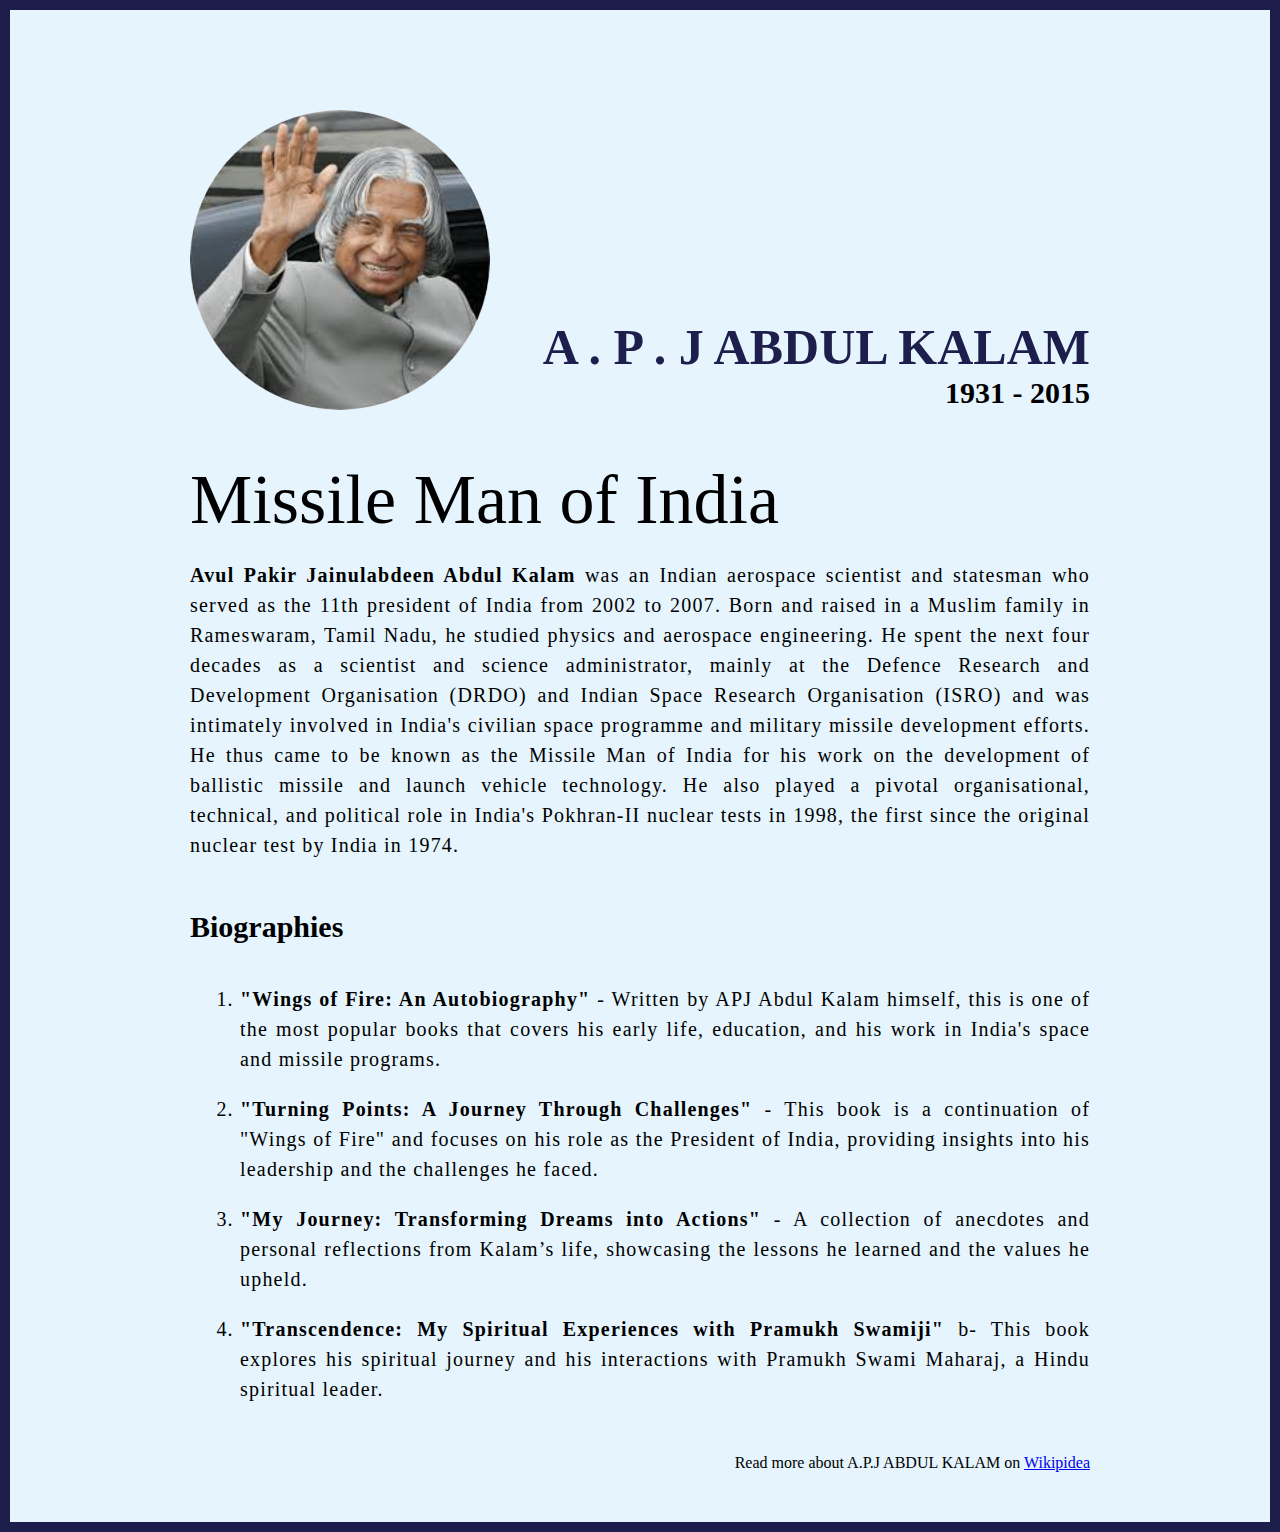
<file: project 1/index.html>
<!DOCTYPE html>
<html lang="en">
  <head>
    <meta charset="UTF-8" />

    <meta http-equiv="X-UA-Compatible" content="IE=edge" />

    <meta name="viewport" content="width=device-width, initial-scale=1.0" />
    <title>The Tribute Website | A.P. J Abdul Kalam</title>
    <link rel="stylesheet" href="style.css" />
  </head>
  <body>
    <div class="container">
      <div class="content">
        <section class="top_section">
          <div class="image_container">
            <img src="./images/images.jpeg" alt="images" />
          </div>
          <div>
            <h1>A . P . J Abdul Kalam</h1>
            <h4>1931 - 2015</h4>
          </div>
        </section>
        <section class="about_section">
            <h2>Missile Man of India</h2>
            <p><b>Avul Pakir Jainulabdeen Abdul Kalam</b> was an Indian aerospace scientist and statesman who served as the 11th president of India from 2002 to 2007. Born and raised in a Muslim family in Rameswaram, Tamil Nadu, he studied physics and aerospace engineering. He spent the next four decades as a scientist and science administrator, mainly at the Defence Research and Development Organisation (DRDO) and Indian Space Research Organisation (ISRO) and was intimately involved in India's civilian space programme and military missile development efforts. He thus came to be known as the Missile Man of India for his work on the development of ballistic missile and launch vehicle technology. He also played a pivotal organisational, technical, and political role in India's Pokhran-II nuclear tests in 1998, the first since the original nuclear test by India in 1974.</p>


        </section>
        <section class="biography_section">
            <h3>Biographies</h3>
            <ol>
                    <li><b>"Wings of Fire: An Autobiography"</b> - Written by APJ Abdul Kalam himself, this is one of the most popular books that covers his early life, education, and his work in India's space and missile programs.</li>
                    <li><b>"Turning Points: A Journey Through Challenges"</b> - This book is a continuation of "Wings of Fire" and focuses on his role as the President of India, providing insights into his leadership and the challenges he faced.</li>
                    <li><b>"My Journey: Transforming Dreams into Actions"</b> - A collection of anecdotes and personal reflections from Kalam’s life, showcasing the lessons he learned and the values he upheld.</li>
                    <li><b>"Transcendence: My Spiritual Experiences with Pramukh Swamiji" </b>b- This book explores his spiritual journey and his interactions with Pramukh Swami Maharaj, a Hindu spiritual leader.</li>
            </ol>
        </section>
        <footer>
           <p> Read more about A.P.J ABDUL KALAM on <a href="https://en.wikipedia.org/wiki/A._P._J._Abdul_Kalam">Wikipidea</a>
            </p>
        </footer>
</body>
</html>
</file>
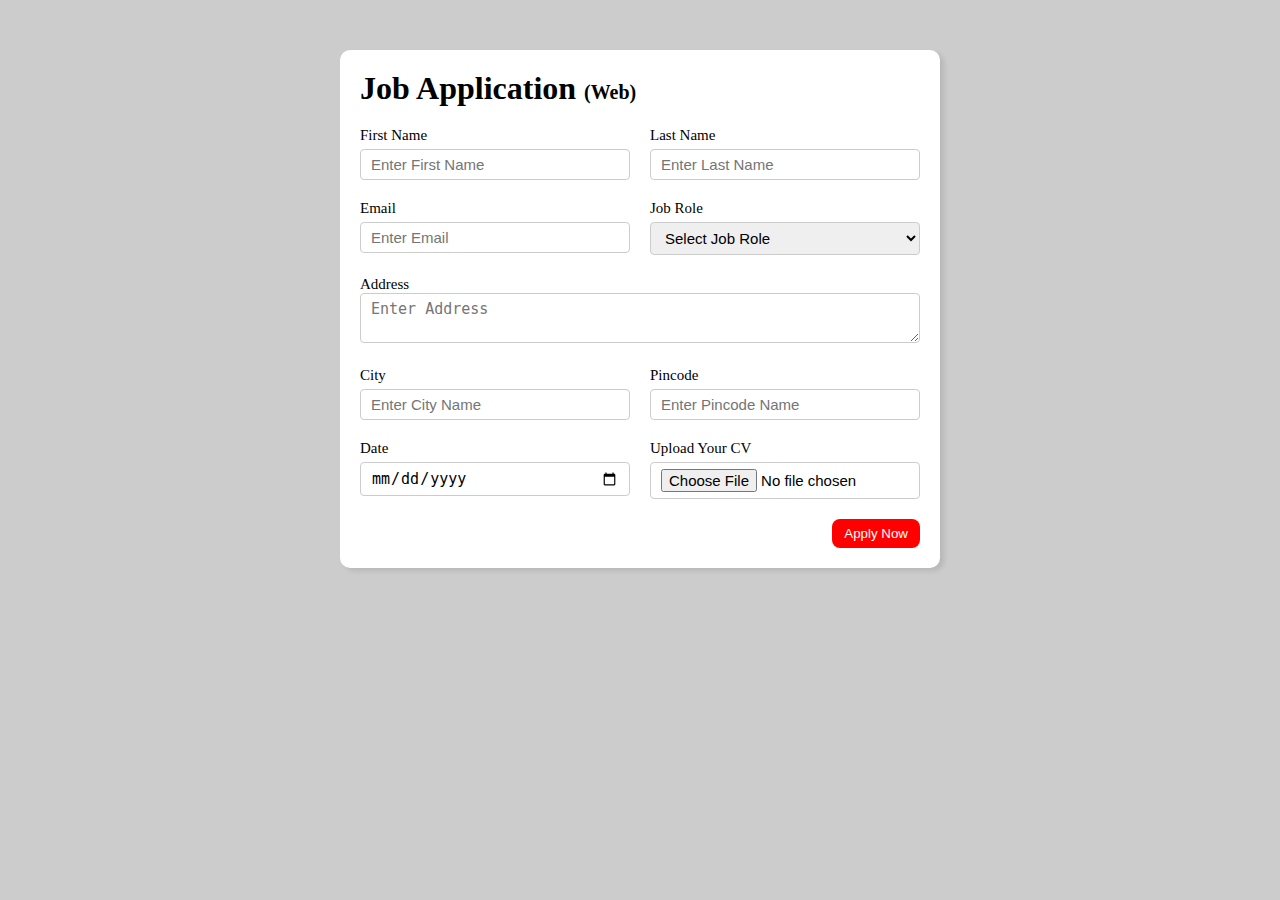
<file: project 2/index.html>
<!DOCTYPE html>
<html lang="en">
  <head>
    <meta charset="UTF-8" />
    <meta http-equiv="X-UA-Compatible" content="IE=edge" />
    <meta name="viewport" content="width=device-width, initial-scale=1.0" />
    <title>Job Application Form</title>
    <link rel="stylesheet" href="style.css" />
  </head>
  <body>
    <div class="container">
      <div class="apply_box">
        <h1>
          Job Application
          <span class="title_small">(Web)</span>
        </h1>
        <form action="">
          <div class="form_container">
            <div class="form_control">
              <label for="first_name"> First Name </label>
              <input
                id="first_name"
                name="first_name"
                placeholder="Enter First Name"
              />
            </div>
            <div class="form_control">
              <label for="last_name"> Last Name </label>
              <input
                id="last_name"
                name="last_name"
                placeholder="Enter Last Name"
              />
            </div>
            <div class="form_control">
              <label for="email"> Email </label>
              <input
                type="email"
                id="email"
                name="email"
                placeholder="Enter Email"
              />
            </div>
            <div class="form_control">
              <label for="job_role"> Job Role </label>
              <select id="job_role" name="job_role">
                <option value="">Select Job Role</option>
                <option value="frontend">Frontend Developer</option>
                <option value="backend">Backend Developer</option>
                <option value="full_stack">Full Stack Developer</option>
                <option value="ui_ux">UI UX Designer</option>
              </select>
            </div>
            <div class="textarea_control">
              <label for="address"> Address </label>
              <textarea
                id="address"
                name="address"
                row="4"
                cols="50"
                placeholder="Enter Address"
              ></textarea>
            </div>
            <div class="form_control">
              <label for="city"> City </label>
              <input id="city" name="city" placeholder="Enter City Name" />
            </div>
            <div class="form_control">
              <label for="pincode"> Pincode </label>
              <input
                type="number"
                id="pincode"
                name="pincode"
                placeholder="Enter Pincode Name"
              />
            </div>
            <div class="form_control">
              <label for="date"> Date </label>
              <input
               type="date" id="date" name="date" />
            </div>
            <div class="form_control">
              <label for="upload"> Upload Your CV </label>
              <input type="file" id="upload" name="upload" />
            </div>
          </div>
          <div class="button_container">
            <button type="submit">Apply Now</button>
          </div>
        </form>
      </div>
    </div>
  </body>
</html>
</file>
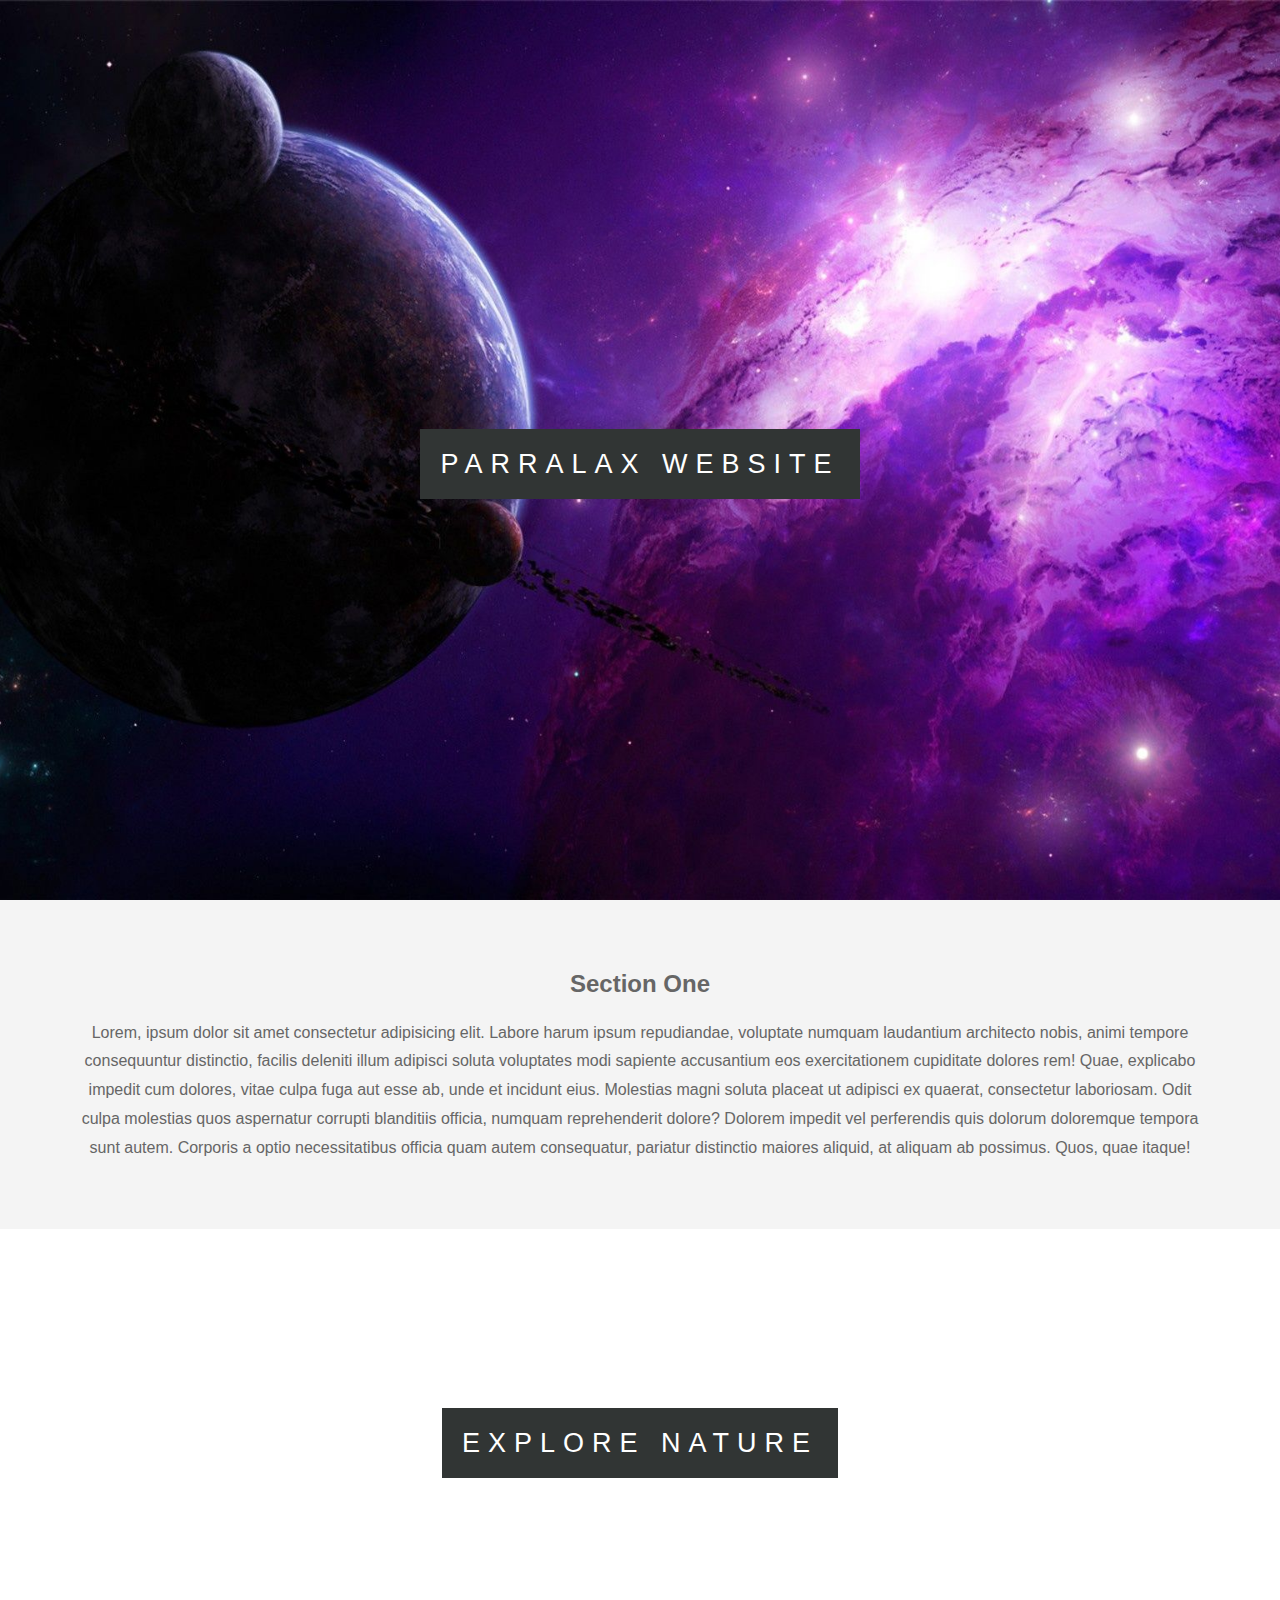
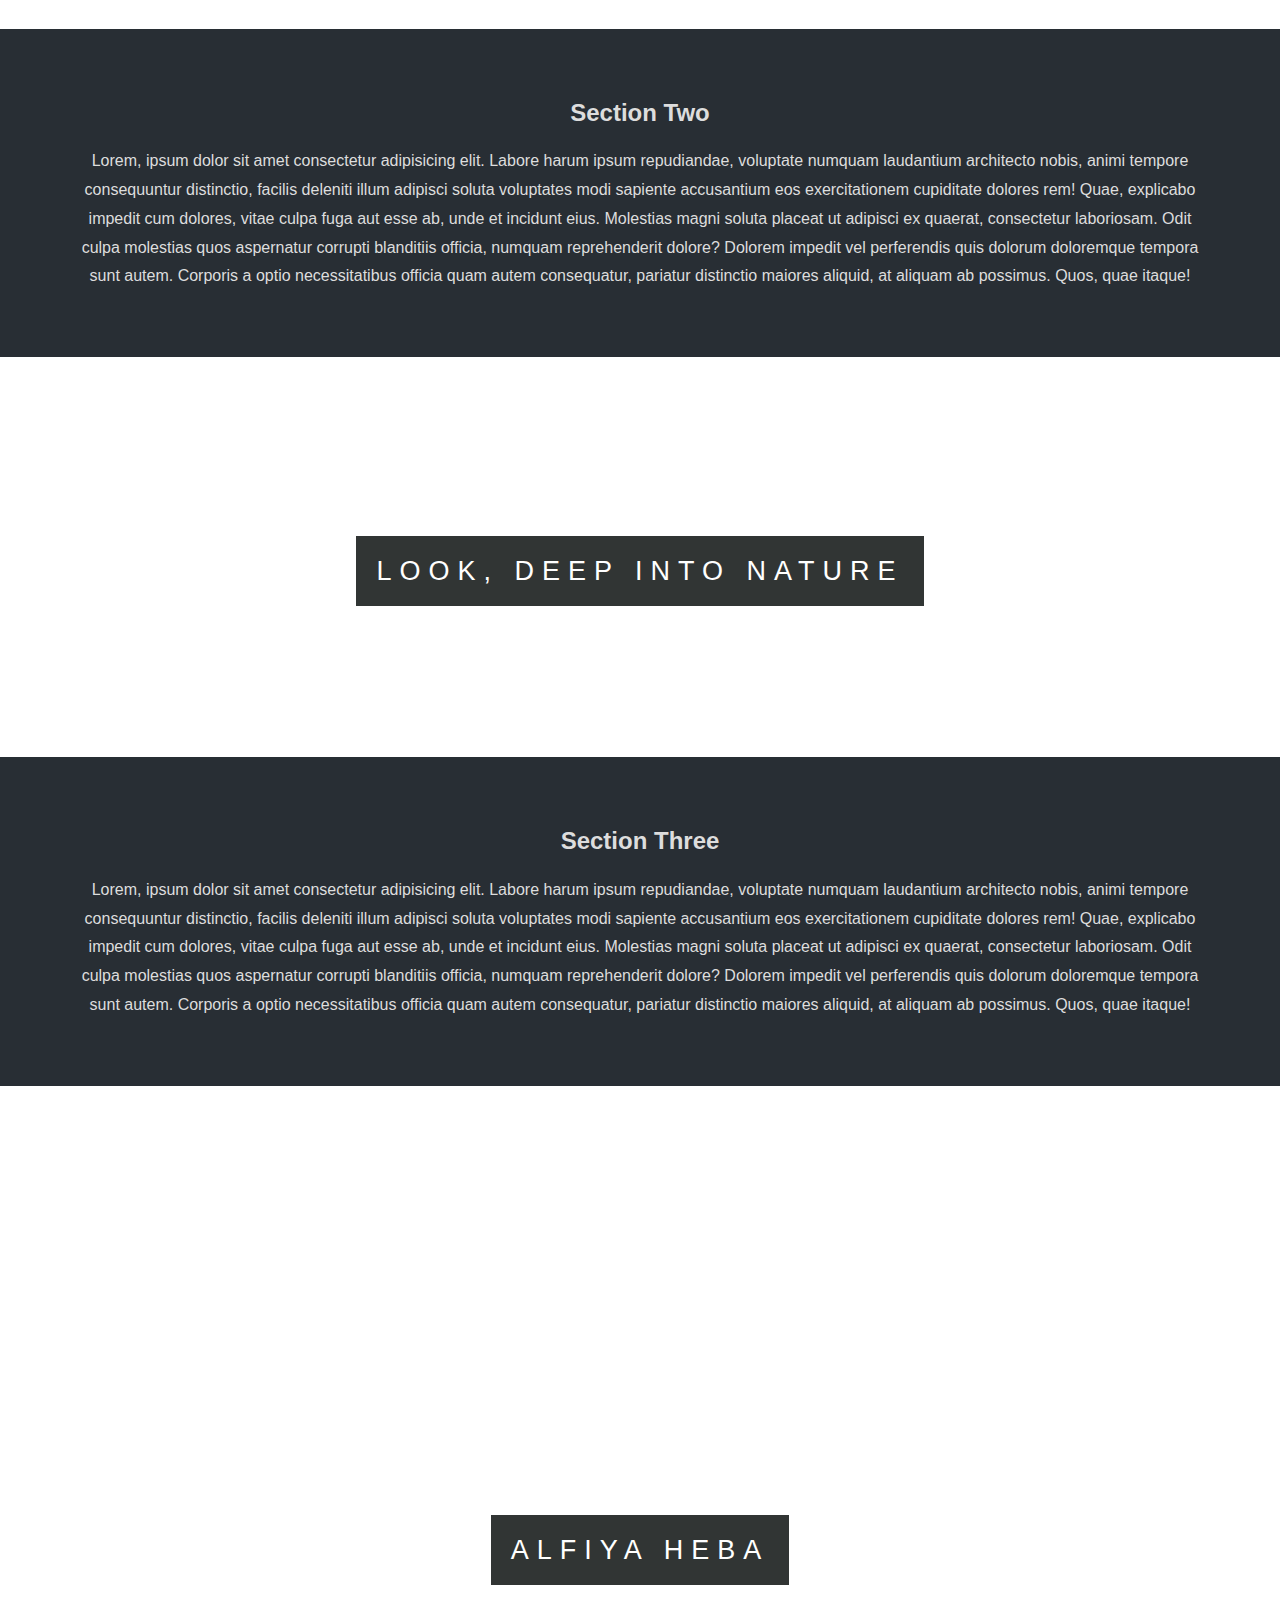
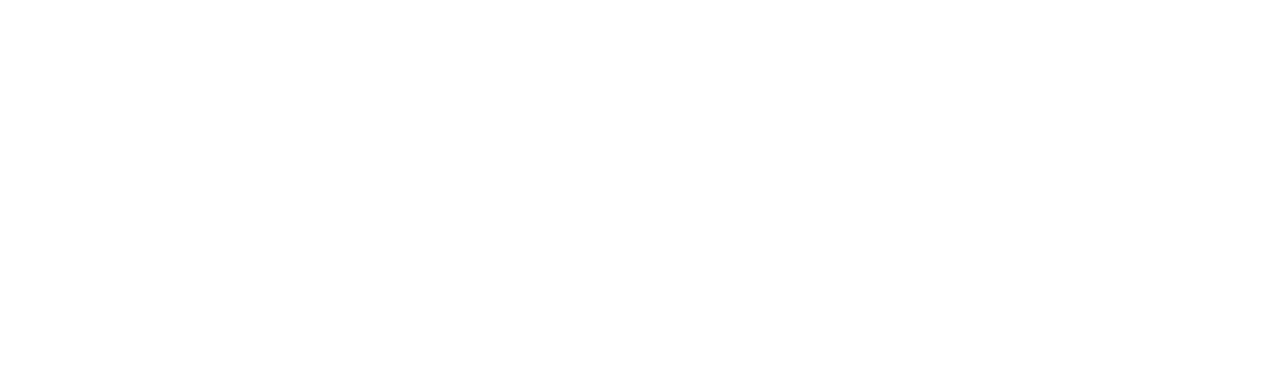
<file: project 3/index.html>
<!DOCTYPE html>
<html lang="en">
<head>
    <meta charset="UTF-8">
    <meta name="viewport" content="width=device-width, initial-scale=1.0">
    <title>Parralax Website</title>
    <link rel="stylesheet" href="style.css">
</head>
<body>
    <section class="pimg1">
        <div class="ptext">
            <span class="textBg">
                Parralax Website
            </span>
        </div>
    </section>
    <section class="section section-light">
        <h2>Section One</h2>
        <p>Lorem, ipsum dolor sit amet consectetur adipisicing elit. Labore harum ipsum repudiandae, voluptate numquam laudantium architecto nobis, animi tempore consequuntur distinctio, facilis deleniti illum adipisci soluta voluptates modi sapiente accusantium eos exercitationem cupiditate dolores rem! Quae, explicabo impedit cum dolores, vitae culpa fuga aut esse ab, unde et incidunt eius. Molestias magni soluta placeat ut adipisci ex quaerat, consectetur laboriosam. Odit culpa molestias quos aspernatur corrupti blanditiis officia, numquam reprehenderit dolore? Dolorem impedit vel perferendis quis dolorum doloremque tempora sunt autem. Corporis a optio necessitatibus officia quam autem consequatur, pariatur distinctio maiores aliquid, at aliquam ab possimus. Quos, quae itaque!</p>
    </section>
    <section class="pimg2">
        <div class="ptext">
            <span class="textBg">
                Explore Nature
            </span>
        </div>
    </section>
    <section class="section section-dark">
        <h2>Section Two</h2>
        <p>Lorem, ipsum dolor sit amet consectetur adipisicing elit. Labore harum ipsum repudiandae, voluptate numquam laudantium architecto nobis, animi tempore consequuntur distinctio, facilis deleniti illum adipisci soluta voluptates modi sapiente accusantium eos exercitationem cupiditate dolores rem! Quae, explicabo impedit cum dolores, vitae culpa fuga aut esse ab, unde et incidunt eius. Molestias magni soluta placeat ut adipisci ex quaerat, consectetur laboriosam. Odit culpa molestias quos aspernatur corrupti blanditiis officia, numquam reprehenderit dolore? Dolorem impedit vel perferendis quis dolorum doloremque tempora sunt autem. Corporis a optio necessitatibus officia quam autem consequatur, pariatur distinctio maiores aliquid, at aliquam ab possimus. Quos, quae itaque!</p>
    </section>
    <section class="pimg3">
        <div class="ptext">
            <span class="textBg">
                LOOK, DEEP INTO NATURE
            </span>
        </div>
    </section>
    <section class="section section-dark">
        <h2>Section Three</h2>
        <p>Lorem, ipsum dolor sit amet consectetur adipisicing elit. Labore harum ipsum repudiandae, voluptate numquam laudantium architecto nobis, animi tempore consequuntur distinctio, facilis deleniti illum adipisci soluta voluptates modi sapiente accusantium eos exercitationem cupiditate dolores rem! Quae, explicabo impedit cum dolores, vitae culpa fuga aut esse ab, unde et incidunt eius. Molestias magni soluta placeat ut adipisci ex quaerat, consectetur laboriosam. Odit culpa molestias quos aspernatur corrupti blanditiis officia, numquam reprehenderit dolore? Dolorem impedit vel perferendis quis dolorum doloremque tempora sunt autem. Corporis a optio necessitatibus officia quam autem consequatur, pariatur distinctio maiores aliquid, at aliquam ab possimus. Quos, quae itaque!</p>
    </section>
    <section class="pimg1">
        <div class="ptext">
            <span class="textBg">
                Alfiya Heba
            </span>
        </div>
    </section>
    
    
</body>
</html>
</file>
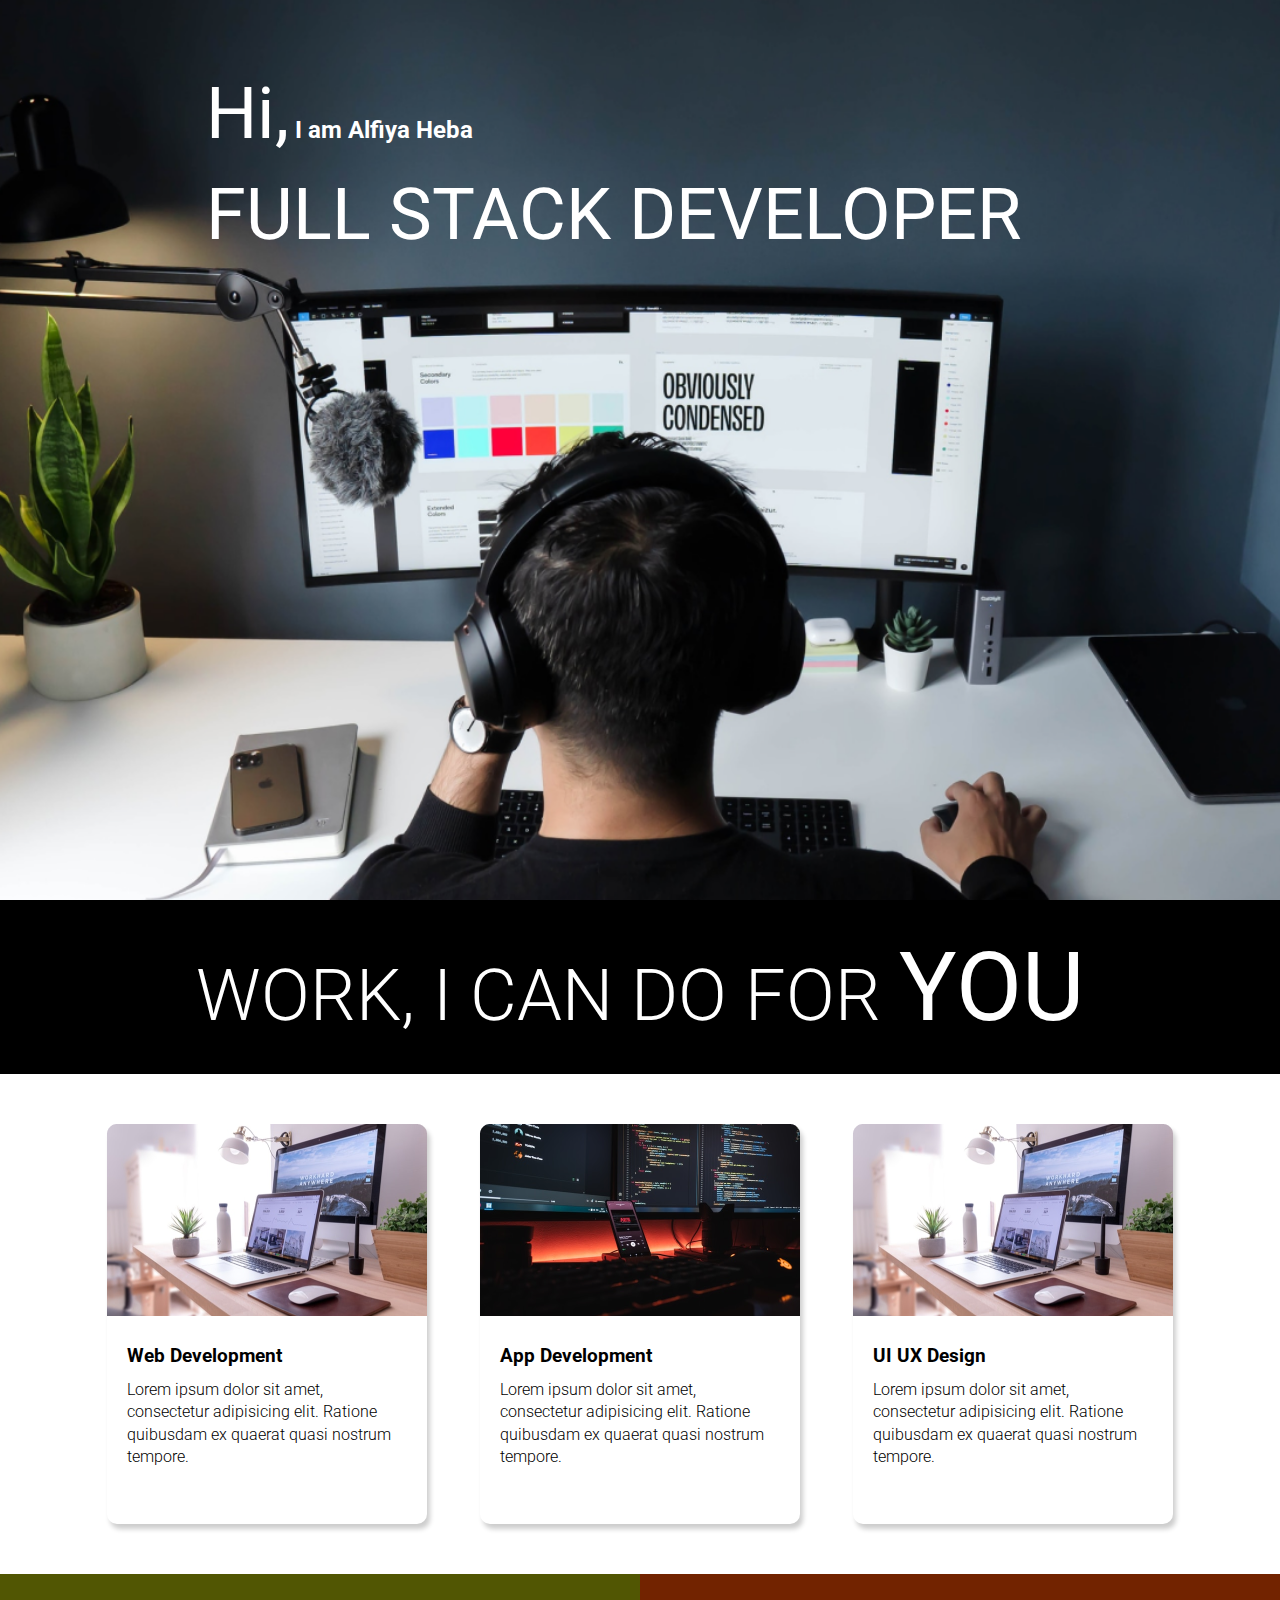
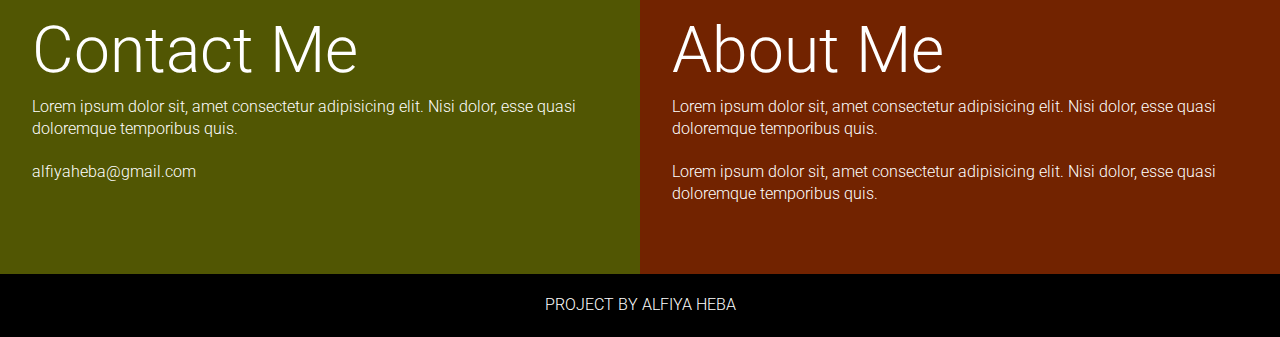
<file: project 4/index.html>
<!DOCTYPE html>
<html lang="en">
  <head>
    <meta charset="UTF-8" />
    <meta http-equiv="X-UA-Compatible" content="IE=edge" />
    <meta name="viewport" content="width=device-width, initial-scale=1.0" />
    <title>Developer | Landing Page</title>
    <link rel="stylesheet" href="style.css" />
  </head>
  <body>
    <section class="hero_section">
      <div class="text_container">
        <h2><span class="lg_text">Hi,</span> I am Alfiya Heba</h2>
        <h1 class="lg_text">FULL STACK DEVELOPER</h1>
      </div>
    </section>
    <section class="black_box">
      <h2>WORK, I CAN DO FOR <span>YOU</span></h2>
    </section>
    <section class="work">
      <div class="grid_item">
        <div class="card">
          <div class="image_container">
            <img src="images/web.png" alt="web development" />
          </div>
          <div class="card_content">
            <h3>Web Development</h3>
            <p>
              Lorem ipsum dolor sit amet, consectetur adipisicing elit. Ratione
              quibusdam ex quaerat quasi nostrum tempore.
            </p>
          </div>
        </div>
      </div>
      <div class="grid_item">
        <div class="card">
          <div class="image_container">
            <img src="images/mobile.png" alt="app development" />
          </div>
          <div class="card_content">
            <h3>App Development</h3>
            <p>
              Lorem ipsum dolor sit amet, consectetur adipisicing elit. Ratione
              quibusdam ex quaerat quasi nostrum tempore.
            </p>
          </div>
        </div>
      </div>
      <div class="grid_item">
        <div class="card">
          <div class="image_container">
            <img src="images/web.png" alt="web development" />
          </div>
          <div class="card_content">
            <h3>UI UX Design</h3>
            <p>
              Lorem ipsum dolor sit amet, consectetur adipisicing elit. Ratione
              quibusdam ex quaerat quasi nostrum tempore.
            </p>
          </div>
        </div>
      </div>
    </section>
    <section class="bottom_section">
      <div class="contact">
        <h2>Contact Me</h2>
        <p>
          Lorem ipsum dolor sit, amet consectetur adipisicing elit. Nisi dolor,
          esse quasi doloremque temporibus quis.
        </p>
        <p>alfiyaheba@gmail.com</p>
      </div>
      <div class="about">
        <h2>About Me</h2>

        <p>
          Lorem ipsum dolor sit, amet consectetur adipisicing elit. Nisi dolor,
          esse quasi doloremque temporibus quis.
        </p>
        <p>
          Lorem ipsum dolor sit, amet consectetur adipisicing elit. Nisi dolor,
          esse quasi doloremque temporibus quis.
        </p>
      </div>
    </section>
    <footer>Project By Alfiya Heba</footer>
  </body>
</html>
</file>
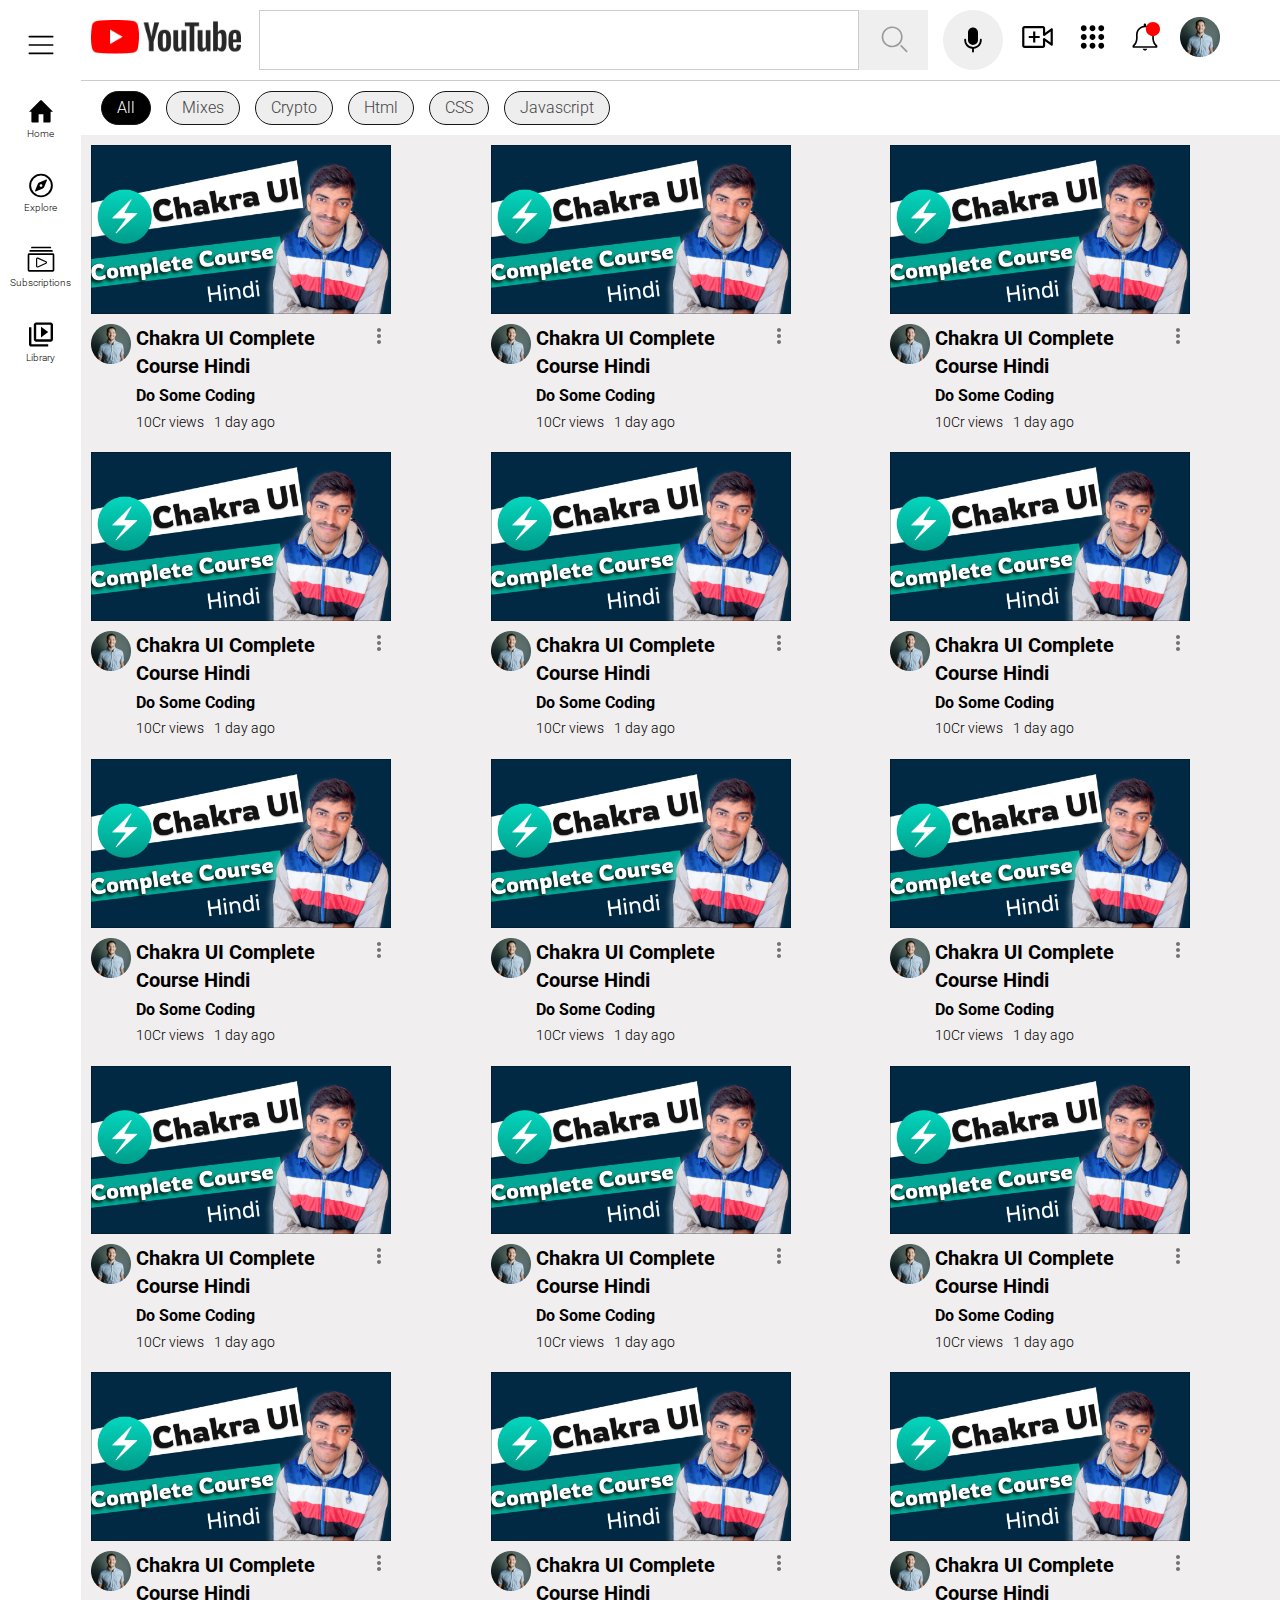
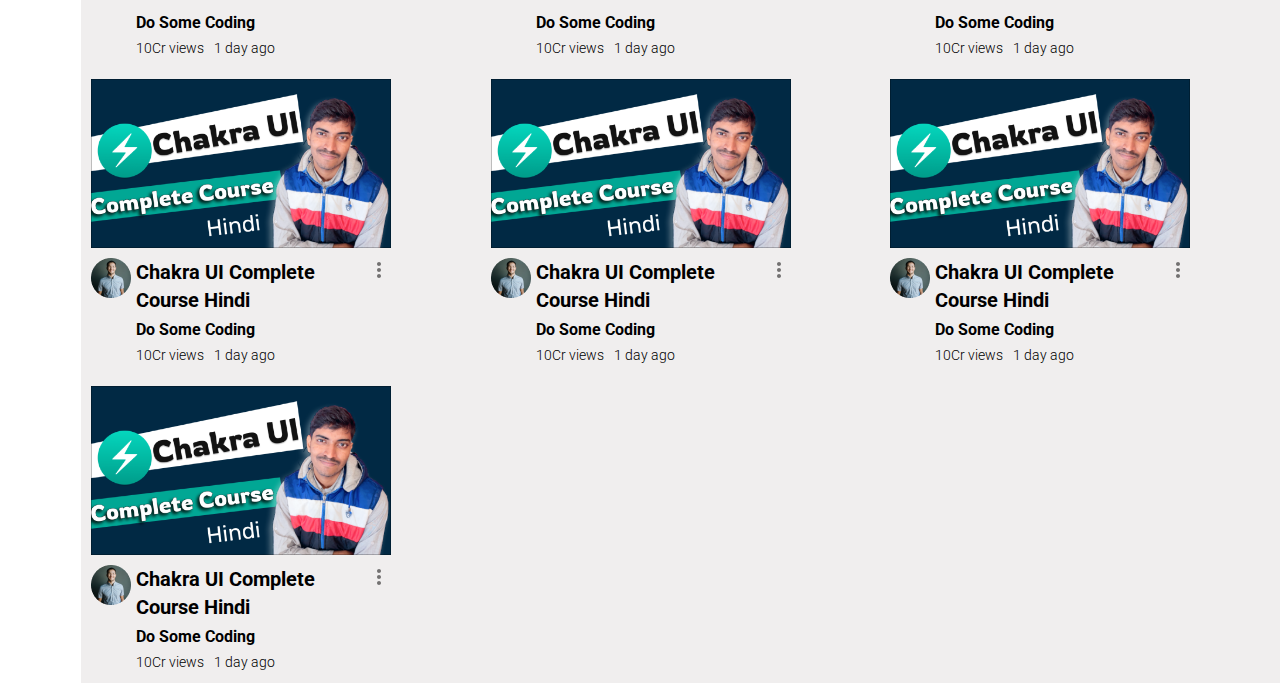
<file: project 7/index.html>
<!DOCTYPE html>
<html lang="en">
  <head>
    <meta charset="UTF-8" />
    <meta http-equiv="X-UA-Compatible" content="IE=edge" />
    <meta name="viewport" content="width=device-width, initial-scale=1.0" />
    <title>Youtube Clone</title>
    <link rel="stylesheet" href="style.css" />
  </head>
  <body>
    <div class="container">
      <aside>
        <div class="bars">
          <img src="icons/bars.svg" alt="bars" />
        </div>

        <div class="side-icons">
          <i>
            <img src="icons/home.svg" alt="home" />
          </i>
          <p>Home</p>
        </div>
        <div class="side-icons">
          <i>
            <img src="icons/compass.svg" alt="explore" />
          </i>
          <p>Explore</p>
        </div>
        <div class="side-icons">
          <i>
            <img src="icons/video-gallary.svg" alt="gallary" />
          </i>
          <p>Subscriptions</p>
        </div>
        <div class="side-icons">
          <i>
            <img src="icons/video-library.svg" alt="library" />
          </i>
          <p>Library</p>
        </div>
      </aside>
      <div class="main-container">
        <header>
          <nav>
            <div class="logo">
              <img src="images/youtube-logo.png" alt="Youtube Logo" />
            </div>
            <div class="center-nav">
              <div class="search">
                <input type="text" />
                <button>
                  <img src="icons/search.svg" alt="search" />
                </button>
              </div>
              <div class="mic">
                <img src="icons/mic.svg" alt="mic" />
              </div>
            </div>
            <div class="side-nav">
              <i>
                <img src="icons/video-add.svg" alt="video add" />
              </i>
              <i>
                <img src="icons/dot-grid.svg" alt="grid" />
              </i>
              <i>
                <img src="icons/bell.svg" alt="bell" />
              </i>
              <i>
                <img src="images/avatar.png" alt="avatar" />
              </i>
            </div>
          </nav>
          <div class="tags">
            <div class="tag dark">All</div>
            <div class="tag light">Mixes</div>
            <div class="tag light">Crypto</div>
            <div class="tag light">Html</div>
            <div class="tag light">CSS</div>
            <div class="tag light">Javascript</div>
          </div>
        </header>
        <main>
          <div class="card-container">
            <div class="card">
              <img src="images/thumbnail.png" alt="thumbnail" />
              <div class="avatar-content">
                <div class="avatar">
                  <img src="images/avatar.png" alt="avatar" />
                </div>

                <div class="content">
                  <h3>Chakra UI Complete Course Hindi</h3>
                  <p class="channel-name">Do Some Coding</p>
                  <div class="content-status">
                    <p>10Cr views</p>
                    <p>1 day ago</p>
                  </div>
                </div>
                <div class="dots">
                  <img src="icons/dots.svg" alt="dots" />
                </div>
              </div>
            </div>
            <div class="card">
              <img src="images/thumbnail.png" alt="thumbnail" />
              <div class="avatar-content">
                <div class="avatar">
                  <img src="images/avatar.png" alt="avatar" />
                </div>

                <div class="content">
                  <h3>Chakra UI Complete Course Hindi</h3>
                  <p class="channel-name">Do Some Coding</p>
                  <div class="content-status">
                    <p>10Cr views</p>
                    <p>1 day ago</p>
                  </div>
                </div>
                <div class="dots">
                  <img src="icons/dots.svg" alt="dots" />
                </div>
              </div>
            </div>
            <div class="card">
              <img src="images/thumbnail.png" alt="thumbnail" />
              <div class="avatar-content">
                <div class="avatar">
                  <img src="images/avatar.png" alt="avatar" />
                </div>

                <div class="content">
                  <h3>Chakra UI Complete Course Hindi</h3>
                  <p class="channel-name">Do Some Coding</p>
                  <div class="content-status">
                    <p>10Cr views</p>
                    <p>1 day ago</p>
                  </div>
                </div>
                <div class="dots">
                  <img src="icons/dots.svg" alt="dots" />
                </div>
              </div>
            </div>
            <div class="card">
              <img src="images/thumbnail.png" alt="thumbnail" />
              <div class="avatar-content">
                <div class="avatar">
                  <img src="images/avatar.png" alt="avatar" />
                </div>

                <div class="content">
                  <h3>Chakra UI Complete Course Hindi</h3>
                  <p class="channel-name">Do Some Coding</p>
                  <div class="content-status">
                    <p>10Cr views</p>
                    <p>1 day ago</p>
                  </div>
                </div>
                <div class="dots">
                  <img src="icons/dots.svg" alt="dots" />
                </div>
              </div>
            </div>
            <div class="card">
              <img src="images/thumbnail.png" alt="thumbnail" />
              <div class="avatar-content">
                <div class="avatar">
                  <img src="images/avatar.png" alt="avatar" />
                </div>

                <div class="content">
                  <h3>Chakra UI Complete Course Hindi</h3>
                  <p class="channel-name">Do Some Coding</p>
                  <div class="content-status">
                    <p>10Cr views</p>
                    <p>1 day ago</p>
                  </div>
                </div>
                <div class="dots">
                  <img src="icons/dots.svg" alt="dots" />
                </div>
              </div>
            </div>
            <div class="card">
              <img src="images/thumbnail.png" alt="thumbnail" />
              <div class="avatar-content">
                <div class="avatar">
                  <img src="images/avatar.png" alt="avatar" />
                </div>

                <div class="content">
                  <h3>Chakra UI Complete Course Hindi</h3>
                  <p class="channel-name">Do Some Coding</p>
                  <div class="content-status">
                    <p>10Cr views</p>
                    <p>1 day ago</p>
                  </div>
                </div>
                <div class="dots">
                  <img src="icons/dots.svg" alt="dots" />
                </div>
              </div>
            </div>
            <div class="card">
              <img src="images/thumbnail.png" alt="thumbnail" />
              <div class="avatar-content">
                <div class="avatar">
                  <img src="images/avatar.png" alt="avatar" />
                </div>

                <div class="content">
                  <h3>Chakra UI Complete Course Hindi</h3>
                  <p class="channel-name">Do Some Coding</p>
                  <div class="content-status">
                    <p>10Cr views</p>
                    <p>1 day ago</p>
                  </div>
                </div>
                <div class="dots">
                  <img src="icons/dots.svg" alt="dots" />
                </div>
              </div>
            </div>
            <div class="card">
              <img src="images/thumbnail.png" alt="thumbnail" />
              <div class="avatar-content">
                <div class="avatar">
                  <img src="images/avatar.png" alt="avatar" />
                </div>

                <div class="content">
                  <h3>Chakra UI Complete Course Hindi</h3>
                  <p class="channel-name">Do Some Coding</p>
                  <div class="content-status">
                    <p>10Cr views</p>
                    <p>1 day ago</p>
                  </div>
                </div>
                <div class="dots">
                  <img src="icons/dots.svg" alt="dots" />
                </div>
              </div>
            </div>
            <div class="card">
              <img src="images/thumbnail.png" alt="thumbnail" />
              <div class="avatar-content">
                <div class="avatar">
                  <img src="images/avatar.png" alt="avatar" />
                </div>

                <div class="content">
                  <h3>Chakra UI Complete Course Hindi</h3>
                  <p class="channel-name">Do Some Coding</p>
                  <div class="content-status">
                    <p>10Cr views</p>
                    <p>1 day ago</p>
                  </div>
                </div>
                <div class="dots">
                  <img src="icons/dots.svg" alt="dots" />
                </div>
              </div>
            </div>
            <div class="card">
              <img src="images/thumbnail.png" alt="thumbnail" />
              <div class="avatar-content">
                <div class="avatar">
                  <img src="images/avatar.png" alt="avatar" />
                </div>

                <div class="content">
                  <h3>Chakra UI Complete Course Hindi</h3>
                  <p class="channel-name">Do Some Coding</p>
                  <div class="content-status">
                    <p>10Cr views</p>
                    <p>1 day ago</p>
                  </div>
                </div>
                <div class="dots">
                  <img src="icons/dots.svg" alt="dots" />
                </div>
              </div>
            </div>
            <div class="card">
              <img src="images/thumbnail.png" alt="thumbnail" />
              <div class="avatar-content">
                <div class="avatar">
                  <img src="images/avatar.png" alt="avatar" />
                </div>

                <div class="content">
                  <h3>Chakra UI Complete Course Hindi</h3>
                  <p class="channel-name">Do Some Coding</p>
                  <div class="content-status">
                    <p>10Cr views</p>
                    <p>1 day ago</p>
                  </div>
                </div>
                <div class="dots">
                  <img src="icons/dots.svg" alt="dots" />
                </div>
              </div>
            </div>
            <div class="card">
              <img src="images/thumbnail.png" alt="thumbnail" />
              <div class="avatar-content">
                <div class="avatar">
                  <img src="images/avatar.png" alt="avatar" />
                </div>

                <div class="content">
                  <h3>Chakra UI Complete Course Hindi</h3>
                  <p class="channel-name">Do Some Coding</p>
                  <div class="content-status">
                    <p>10Cr views</p>
                    <p>1 day ago</p>
                  </div>
                </div>
                <div class="dots">
                  <img src="icons/dots.svg" alt="dots" />
                </div>
              </div>
            </div>
            <div class="card">
              <img src="images/thumbnail.png" alt="thumbnail" />
              <div class="avatar-content">
                <div class="avatar">
                  <img src="images/avatar.png" alt="avatar" />
                </div>

                <div class="content">
                  <h3>Chakra UI Complete Course Hindi</h3>
                  <p class="channel-name">Do Some Coding</p>
                  <div class="content-status">
                    <p>10Cr views</p>
                    <p>1 day ago</p>
                  </div>
                </div>
                <div class="dots">
                  <img src="icons/dots.svg" alt="dots" />
                </div>
              </div>
            </div>
            <div class="card">
              <img src="images/thumbnail.png" alt="thumbnail" />
              <div class="avatar-content">
                <div class="avatar">
                  <img src="images/avatar.png" alt="avatar" />
                </div>

                <div class="content">
                  <h3>Chakra UI Complete Course Hindi</h3>
                  <p class="channel-name">Do Some Coding</p>
                  <div class="content-status">
                    <p>10Cr views</p>
                    <p>1 day ago</p>
                  </div>
                </div>
                <div class="dots">
                  <img src="icons/dots.svg" alt="dots" />
                </div>
              </div>
            </div>
            <div class="card">
              <img src="images/thumbnail.png" alt="thumbnail" />
              <div class="avatar-content">
                <div class="avatar">
                  <img src="images/avatar.png" alt="avatar" />
                </div>

                <div class="content">
                  <h3>Chakra UI Complete Course Hindi</h3>
                  <p class="channel-name">Do Some Coding</p>
                  <div class="content-status">
                    <p>10Cr views</p>
                    <p>1 day ago</p>
                  </div>
                </div>
                <div class="dots">
                  <img src="icons/dots.svg" alt="dots" />
                </div>
              </div>
            </div>
            <div class="card">
              <img src="images/thumbnail.png" alt="thumbnail" />
              <div class="avatar-content">
                <div class="avatar">
                  <img src="images/avatar.png" alt="avatar" />
                </div>

                <div class="content">
                  <h3>Chakra UI Complete Course Hindi</h3>
                  <p class="channel-name">Do Some Coding</p>
                  <div class="content-status">
                    <p>10Cr views</p>
                    <p>1 day ago</p>
                  </div>
                </div>
                <div class="dots">
                  <img src="icons/dots.svg" alt="dots" />
                </div>
              </div>
            </div>
            <div class="card">
              <img src="images/thumbnail.png" alt="thumbnail" />
              <div class="avatar-content">
                <div class="avatar">
                  <img src="images/avatar.png" alt="avatar" />
                </div>

                <div class="content">
                  <h3>Chakra UI Complete Course Hindi</h3>
                  <p class="channel-name">Do Some Coding</p>
                  <div class="content-status">
                    <p>10Cr views</p>
                    <p>1 day ago</p>
                  </div>
                </div>
                <div class="dots">
                  <img src="icons/dots.svg" alt="dots" />
                </div>
              </div>
            </div>
            <div class="card">
              <img src="images/thumbnail.png" alt="thumbnail" />
              <div class="avatar-content">
                <div class="avatar">
                  <img src="images/avatar.png" alt="avatar" />
                </div>

                <div class="content">
                  <h3>Chakra UI Complete Course Hindi</h3>
                  <p class="channel-name">Do Some Coding</p>
                  <div class="content-status">
                    <p>10Cr views</p>
                    <p>1 day ago</p>
                  </div>
                </div>
                <div class="dots">
                  <img src="icons/dots.svg" alt="dots" />
                </div>
              </div>
            </div>
            <div class="card">
              <img src="images/thumbnail.png" alt="thumbnail" />
              <div class="avatar-content">
                <div class="avatar">
                  <img src="images/avatar.png" alt="avatar" />
                </div>

                <div class="content">
                  <h3>Chakra UI Complete Course Hindi</h3>
                  <p class="channel-name">Do Some Coding</p>
                  <div class="content-status">
                    <p>10Cr views</p>
                    <p>1 day ago</p>
                  </div>
                </div>
                <div class="dots">
                  <img src="icons/dots.svg" alt="dots" />
                </div>
              </div>
            </div>
          </div>
        </main>
      </div>
    </div>
  </body>
</html>
</file>
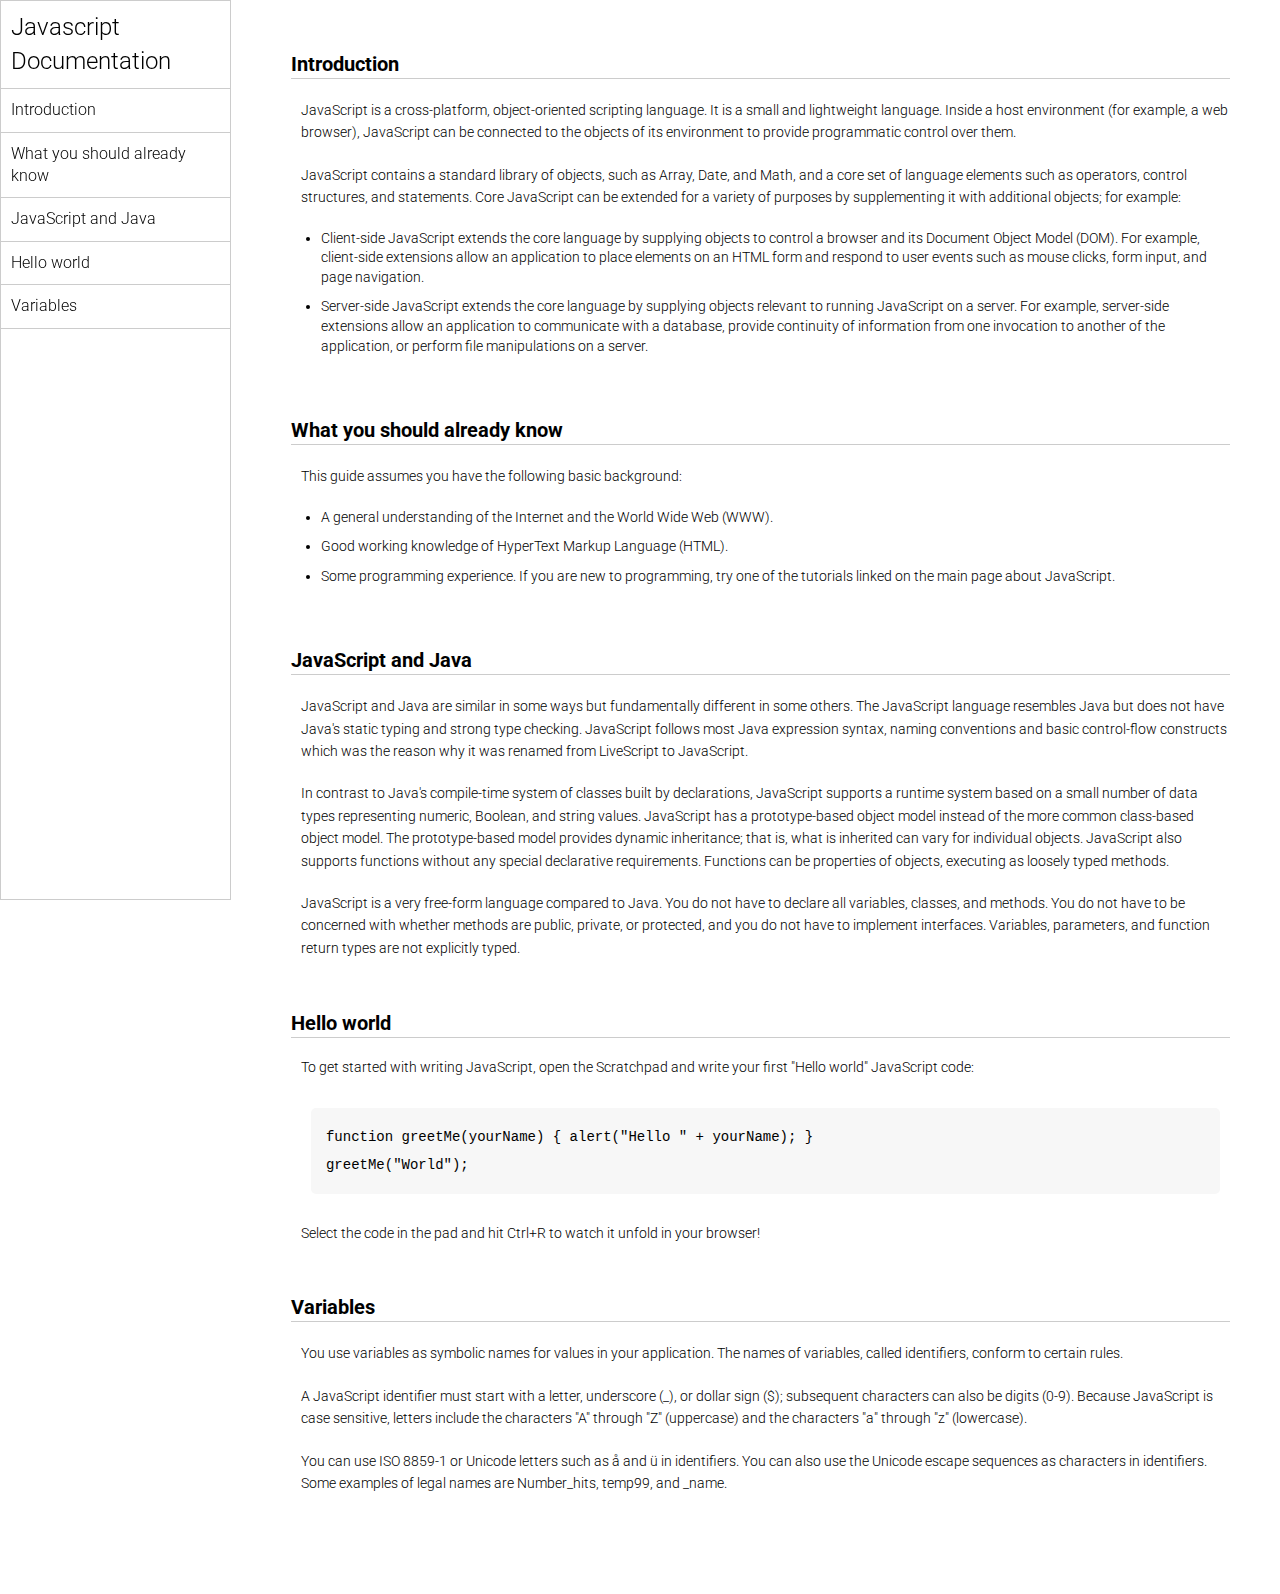
<file: project 8/index.html>
<!DOCTYPE html>
<html lang="en">
  <head>
    <meta charset="UTF-8" />
    <meta http-equiv="X-UA-Compatible" content="IE=edge" />
    <meta name="viewport" content="width=device-width, initial-scale=1.0" />
    <title>Javascript Documentation</title>
    <link rel="stylesheet" href="style.css" />
    <link rel="stylesheet" href="style.css" />
  </head>
  <body>
    <header>
      <nav>
        <h1>Javascript Documentation</h1>
        <ul>
          <a href="#Introduction"><li>Introduction</li></a>
          <a href="#What_you_should_already_know"
            ><li>What you should already know</li></a
          >
          <a href="#JavaScript_and_Java"><li>JavaScript and Java</li></a>
          <a href="#Hello_world"><li>Hello world</li></a>
          <a href="#Variables"><li>Variables</li></a>
        </ul>
      </nav>
    </header>
    <main>
      <section id="Introduction">
        <h2>Introduction</h2>
        <article>
          <p>
            JavaScript is a cross-platform, object-oriented scripting language.
            It is a small and lightweight language. Inside a host environment
            (for example, a web browser), JavaScript can be connected to the
            objects of its environment to provide programmatic control over
            them.
          </p>

          <p>
            JavaScript contains a standard library of objects, such as Array,
            Date, and Math, and a core set of language elements such as
            operators, control structures, and statements. Core JavaScript can
            be extended for a variety of purposes by supplementing it with
            additional objects; for example:
          </p>
          <ul>
            <li>
              Client-side JavaScript extends the core language by supplying
              objects to control a browser and its Document Object Model (DOM).
              For example, client-side extensions allow an application to place
              elements on an HTML form and respond to user events such as mouse
              clicks, form input, and page navigation.
            </li>
            <li>
              Server-side JavaScript extends the core language by supplying
              objects relevant to running JavaScript on a server. For example,
              server-side extensions allow an application to communicate with a
              database, provide continuity of information from one invocation to
              another of the application, or perform file manipulations on a
              server.
            </li>
          </ul>
        </article>
      </section>
      <section id="What_you_should_already_know">
        <h2>What you should already know</h2>
        <article>
          <p>This guide assumes you have the following basic background:</p>

          <ul>
            <li>
              A general understanding of the Internet and the World Wide Web
              (WWW).
            </li>
            <li>Good working knowledge of HyperText Markup Language (HTML).</li>
            <li>
              Some programming experience. If you are new to programming, try
              one of the tutorials linked on the main page about JavaScript.
            </li>
          </ul>
        </article>
      </section>
      <section id="JavaScript_and_Java">
        <h2>JavaScript and Java</h2>
        <article>
          <p>
            JavaScript and Java are similar in some ways but fundamentally
            different in some others. The JavaScript language resembles Java but
            does not have Java's static typing and strong type checking.
            JavaScript follows most Java expression syntax, naming conventions
            and basic control-flow constructs which was the reason why it was
            renamed from LiveScript to JavaScript.
          </p>

          <p>
            In contrast to Java's compile-time system of classes built by
            declarations, JavaScript supports a runtime system based on a small
            number of data types representing numeric, Boolean, and string
            values. JavaScript has a prototype-based object model instead of the
            more common class-based object model. The prototype-based model
            provides dynamic inheritance; that is, what is inherited can vary
            for individual objects. JavaScript also supports functions without
            any special declarative requirements. Functions can be properties of
            objects, executing as loosely typed methods.
          </p>
          <p>
            JavaScript is a very free-form language compared to Java. You do not
            have to declare all variables, classes, and methods. You do not have
            to be concerned with whether methods are public, private, or
            protected, and you do not have to implement interfaces. Variables,
            parameters, and function return types are not explicitly typed.
          </p>
        </article>
      </section>
      <section id="Hello_world">
        <h2>Hello world</h2>
        <article>
          To get started with writing JavaScript, open the Scratchpad and write
          your first "Hello world" JavaScript code:
          <code
            >function greetMe(yourName) { alert("Hello " + yourName); }
            greetMe("World");
          </code>

          Select the code in the pad and hit Ctrl+R to watch it unfold in your
          browser!
        </article>
      </section>
      <section id="Variables">
        <h2>Variables</h2>
        <article>
          <p>
            You use variables as symbolic names for values in your application.
            The names of variables, called identifiers, conform to certain
            rules.
          </p>
          <p>
            A JavaScript identifier must start with a letter, underscore (_), or
            dollar sign ($); subsequent characters can also be digits (0-9).
            Because JavaScript is case sensitive, letters include the characters
            "A" through "Z" (uppercase) and the characters "a" through "z"
            (lowercase).
          </p>
          <p>
            You can use ISO 8859-1 or Unicode letters such as å and ü in
            identifiers. You can also use the Unicode escape sequences as
            characters in identifiers. Some examples of legal names are
            Number_hits, temp99, and _name.
          </p>
        </article>
      </section>
    </main>
  </body>
</html>
</file>
<file: project 1/style.css>
*{
    margin:0;
    padding:0;
    box-sizing:border-box;
}

.container {
    background-color:#e5f4fd;
    min-height:100vh;
    border:10px solid #1d1e4c;
}

.content {
    max-width:900px;
    margin:0 auto;
}

.top_section {
    margin-top: 100px;
    display: flex;
    justify-content: space-between;
    align-items: flex-end;
}

.top_section h1 {
    font-size: 50px;
    font-weight: bold;
    color:#1d1e4c;
    text-transform: uppercase;
}

.top_section h4 {
    font-size: 30px;
    text-align: end;
}

.image_container {
    border-radius: 50%;
    overflow: hidden;
}

.image_container, img {
    width:300px;
    height:300px;
}

.about_section {
    margin-top:50px;
}

.about_section h2 {
    font-size: 70px;
    font-weight: 400;
    margin-bottom: 20px;
}

.about_section p {
    font-size:20px;
    line-height: 30px;
    letter-spacing: 1.2px;
    text-align: justify;
}

.biography_section {
    margin-top:50px;
}

.biography_section h3 {
    font-size:30px;
    margin-bottom:40px;
}

.biography_section li {
    font-size:20px;
    line-height:30px;
    letter-spacing:1.2px;
    margin-bottom:20px;
    text-align: justify;
}

.biography_section ol {
    margin-left: 50px;
}

footer {
    margin-top: 50px;
    margin-bottom: 50px;
}

footer p {
    text-align: end;
    font-size:medium;
}

/* Responsive Design */
@media (max-width: 1200px) {
    .about_section h2 {
        font-size: 50px;
    }

    .top_section h1 {
        font-size: 40px;
    }

    .top_section h4 {
        font-size: 25px;
    }
}

@media (max-width: 992px) {
    .top_section {
        flex-direction: column;
        align-items: center;
        text-align: center;
    }

    .top_section h1 {
        font-size: 35px;
    }

    .top_section h4 {
        font-size: 22px;
        text-align: center;
    }

    .image_container, img {
        width: 250px;
        height: 250px;
    }

    .about_section h2 {
        font-size: 40px;
    }

    .about_section p {
        font-size: 18px;
    }

    .biography_section h3 {
        font-size: 28px;
    }

    .biography_section li {
        font-size: 18px;
    }

    footer p {
        font-size: small;
    }
}

@media (max-width: 768px) {
    .top_section h1 {
        font-size: 30px;
    }

    .top_section h4 {
        font-size: 20px;
    }

    .image_container, img {
        width: 200px;
        height: 200px;
    }

    .about_section h2 {
        font-size: 35px;
    }

    .about_section p {
        font-size: 16px;
    }

    .biography_section h3 {
        font-size: 25px;
    }

    .biography_section li {
        font-size: 16px;
    }

    footer p {
        font-size: smaller;
    }
}

@media (max-width: 576px) {
    .top_section h1 {
        font-size: 25px;
    }

    .top_section h4 {
        font-size: 18px;
    }

    .image_container, img {
        width: 150px;
        height: 150px;
    }

    .about_section h2 {
        font-size: 30px;
    }

    .about_section p {
        font-size: 14px;
    }

    .biography_section h3 {
        font-size: 22px;
    }

    .biography_section li {
        font-size: 14px;
    }

    footer p {
        font-size: smaller;
    }
}
</file>
<file: project 2/style.css>
* {
    margin: 0;
    padding: 0;
    box-sizing: border-box;
  }
  
  body {
    background-color: #ccc;
  }
  .container {
    max-width: 900px;
    margin: 0 auto;
  }
  
  .apply_box {
    max-width: 600px;
    padding: 20px;
    background-color: white;
    margin: 0 auto;
    margin-top: 50px;
    box-shadow: 4px 3px 5px rgba(1, 1, 1, 0.1);
    border-radius: 10px;
  }
  
  .title_small {
    font-size: 20px;
  }
  
  .form_container {
    margin-top: 20px;
    display: grid;
    grid-template-columns: repeat(auto-fit, minmax(200px, 1fr));
    gap: 20px;
  }
  .form_control {
    display: flex;
    flex-direction: column;
  }
  
  label {
    font-size: 15px;
    margin-bottom: 5px;
  }
  
  input,
  select,
  textarea {
    padding: 6px 10px;
    border: 1px solid #ccc;
    border-radius: 4px;
    font-size: 15px;
  }
  
  input:focus {
    outline-color: red;
  }
  
  .button_container {
    display: flex;
  
    justify-content: flex-end;
    margin-top: 20px;
  }
  button {
    background-color: red;
    border: transparent solid 2px;
    padding: 5px 10px;
    color: white;
    border-radius: 8px;
    transition: 0.3s ease-in;
  }
  button:hover {
    background-color: #ccc;
    border: 2px solid red;
    color: black;
    transition: 0.3s ease-out;
    cursor: pointer;
  }
  .textarea_control {
    grid-column: 1 / span 2;
  }
  .textarea_control textarea {
    width: 100%;
  }
  
  @media (max-width: 460px) {
    .textarea_control {
      grid-column: 1 / span 1;
    }
  } ;
</file>
<file: project 3/style.css>
html,body{
    height:100%;
    margin:0;
    font-size:16px;
    font-family: "Lato",sans-serif;
    font-weight:400;
    line-height:1.8em;
    color:#666;
}
.pimg1{
    background-image: url(images/0f959e9c31917d40344c5da33622e14a.jpg);
    min-height: 100%;
    background-position: center;
    background-size: cover;
    background-repeat: no-repeat;
    background-attachment: fixed;
    
    
}
.pimg2{
    background-image: url(images/AMOtvF8.jpg);
    min-height: 400px;
}
.pimg3{
    background-image: url(images/high-resolution-galaxy-background-1920-x-1200-lg2utt4oa3lizz7h.jpg);
    min-height: 400px;
}
.pimg1,
.pimg2,
.pimg3{
    position:relative;
    background-position: center;
    background-size: cover;
    background-repeat: no-repeat;
    background-attachment: fixed;
    
}
.ptext{
    position:absolute;
    top:50%;
    width:100%;
    text-align: center;
    font-size: 27px;
    letter-spacing: 8px;
    text-transform: uppercase;
}
.textBg{
    background:#313534;
    color:#fff;
    padding:20px;
}
.section{
    padding:50px 80px;
    text-align:center;
}
.section-light{
    background-color: #f4f4f4;
    color:#666;
}
.section-dark{
    background-color: #282e34;
    color:#ddd;
}
</file>
<file: project 4/style.css>
@import url("https://fonts.googleapis.com/css2?family=Roboto:ital,wght@0,100;0,300;0,400;0,500;0,700;0,900;1,100;1,300;1,400;1,500;1,700;1,900&display=swap");
* {
  margin: 0;
  padding: 0;
  box-sizing: border-box;
}

html,
body {
  line-height: 1.4;
  font-weight: 300;
  font-family: "Roboto", sans-serif;
}

.hero_section {
  background-image: url(images/developer.png);
  min-height: 100vh;
  background-position: center;
  background-size: cover;
  background-repeat: no-repeat;
}
.text_container {
  color: white;
  max-width: 900px;
  margin: 0 auto;
  padding-top: 64px;
  padding-left: 16px;
}
.lg_text {
  font-size: 72px;
  font-weight: 400;
}
.black_box {
  background-color: #000;
  padding: 20px;
}
.black_box h2 {
  font-size: 72px;
  color: white;
  text-align: center;
  font-weight: 300;
}

.black_box h2 span {
  font-weight: 400;
  font-size: 96px;
}
.work {
  display: grid;
  gap: 20px;
  grid-template-columns: repeat(auto-fit, minmax(320px, 1fr));

  max-width: 1100px;
  margin: 50px auto;
}
.grid_item {
  display: flex;
  justify-content: center;
  align-items: center;
}
.card {
  max-width: 320px;
  height: 400px;
  border-radius: 10px;
  box-shadow: 3px 5px 5px rgba(1, 1, 1, 0.2);
  transition: 0.2s ease-in-out;
}
.card:hover {
  transform: scale(1.04);
  box-shadow: 3px 5px 5px rgba(1, 1, 1, 0.3);
  transition: 0.2s ease-in-out;
}
.card_content {
  padding: 20px;
}
.card_content h3 {
  margin-bottom: 10px;
}
.bottom_section {
  display: flex;
}
.contact {
  background-color: #515603;
}
.about {
  background-color: #722300;
}

.contact,
.about {
  min-height: 300px;
  padding: 32px;
  color: white;
}
.about h2,
.contact h2 {
  font-size: 64px;
  font-weight: 300;
}
.about p,
.contact p {
  margin-bottom: 20px;
}

footer {
  text-align: center;
  text-transform: uppercase;
  background-color: #000;
  padding: 20px;
  color: white;
}
@media (max-width: 786px) {
  .hero_section {
    min-height: 50vh;
  }
  .text_container {
    padding: 10px 0;
    text-align: center;
  }
  .lg_text {
    font-size: 32px;
  }
  .black_box h2 {
    font-size: 24px;
  }
  .black_box h2 span {
    font-weight: 400;
    font-size: 32px;
  }
  .bottom_section {
    flex-direction: column;
  }
  h1 {
    font-size: 32px;
  }
  .about h2,
  .contact h2 {
    font-size: 32px;
  }
}
</file>
<file: project 7/style.css>
@import url("https://fonts.googleapis.com/css2?family=Roboto:ital,wght@0,100;0,300;0,500;0,700;0,900;1,100;1,300;1,400;1,500;1,700;1,900&display=swap");

* {
  margin: 0;
  padding: 0;
  box-sizing: border-box;
}

html,
body {
  font-family: "Roboto", sans-serif;
  font-weight: 300;
  line-height: 1.4;
}

nav {
  display: flex;
  justify-content: space-between;
  align-items: center;
  padding: 10px;
}
.logo img {
  width: 150px;
  height: auto;
}

.center-nav {
  display: flex;
}
.search {
  display: flex;
}
.search input {
  min-width: 600px;
  padding: 10px 20px;
  border: 0.5px solid #ccc;
}
.search button {
  border: none;
  padding: 10px 20px;
}

.mic {
  padding: 15px;
  border-radius: 50%;
  background: rgb(240, 239, 239);
  display: grid;
  place-items: center;
  margin-left: 15px;
}
.mic img {
  width: 30px;
}

.side-nav {
  display: flex;
  align-items: center;
  justify-content: center;
  gap: 20px;
  margin-right: 50px;
}

.tags {
  display: flex;
  padding: 10px 20px;
  gap: 15px;
  border-top: 1px solid #ccc;
}
.tag {
  padding: 5px 15px;
  border-radius: 20px;
  border: 1px solid rgb(22, 22, 22);
}
.dark {
  background: #000;
  color: white;
}
.light {
  background: rgb(238, 238, 238);
  color: rgb(67, 67, 67);
}

.container {
  display: flex;
}

aside {
  padding: 10px;
  display: flex;
  flex-direction: column;
  align-items: center;
  gap: 30px;
}

.side-icons {
  display: flex;
  flex-direction: column;
  align-items: center;
  justify-content: center;
}
.side-icons img {
  width: 30px;
}

.side-icons p {
  font-size: 10px;
  margin-top: -5px;
}
.bars {
  margin-top: 20px;
}
.main-container {
  width: 100%;
}
main {
  min-height: 100vh;
  background: rgb(240, 238, 238);
}

.card-container {
  display: grid;
  grid-template-columns: repeat(auto-fit, minmax(320px, 1fr));
}
.card {
  padding: 10px;
  max-width: 320px;
  display: flex;
  flex-direction: column;
}
.avatar-content {
  padding-top: 10px;
  display: flex;
  gap: 5px;
}
.card h3 {
  font-size: 20px;
}

.content {
  display: flex;
  flex-direction: column;
  gap: 5px;
}
.channel-name {
  font-size: 16px;
  font-weight: bold;
}
.content-status {
  display: flex;
  font-size: 14px;
  gap: 10px;
}
</file>
<file: project 8/style.css>
@import url("https://fonts.googleapis.com/css2?family=Roboto:ital,wght@0,100;0,300;0,500;0,700;0,900;1,100;1,300;1,400;1,500;1,700;1,900&display=swap");

* {
  margin: 0;
  padding: 0;
  box-sizing: border-box;
}
html,
body {
  font-family: "Roboto", sans-serif;
  font-weight: 300;
  line-height: 1.4;
  scroll-behavior: smooth;
}

a {
  text-decoration: none;
}

body {
  display: flex;
  gap: 10px;
}

header {
  border: 1px solid #ccc;
  height: 100vh;
  position: sticky;
  top: 0;
}
nav {
  /* padding: 20px 10px; */
}
nav h1 {
  font-size: 1.5rem;
  font-weight: 300;
  padding: 10px;
  border-bottom: 1px solid #ccc;
}

nav ul {
  list-style: none;
}
nav ul li {
  border-bottom: 1px solid #ccc;
  padding: 10px;
  color: black;
}
nav ul li:hover {
  background: #ccc;
  transition: 0.3s ease-in-out;
}

/* Main Section */

main {
  padding: 50px;
}

section {
  margin-bottom: 50px;
  scroll-margin: 50px;
}

section article {
  max-width: 1200px;
  font-size: 14px;
}
section h2 {
  font-size: 20px;
  border-bottom: 1px solid #ccc;
  margin-bottom: 20px;
}

section article {
  margin-left: 10px;
  display: flex;
  flex-direction: column;
  gap: 20px;
}

section article ul {
  margin-left: 20px;
}
section article ul li {
  margin-bottom: 10px;
}

section article p {
  font-size: 14px;
  line-height: 1.6;
}

code {
  display: block;
  text-align: left;
  white-space: pre-line;
  line-height: 2;
  background-color: #f7f7f7;
  padding: 15px;
  margin: 10px;
  border-radius: 5px;
}
</file>
